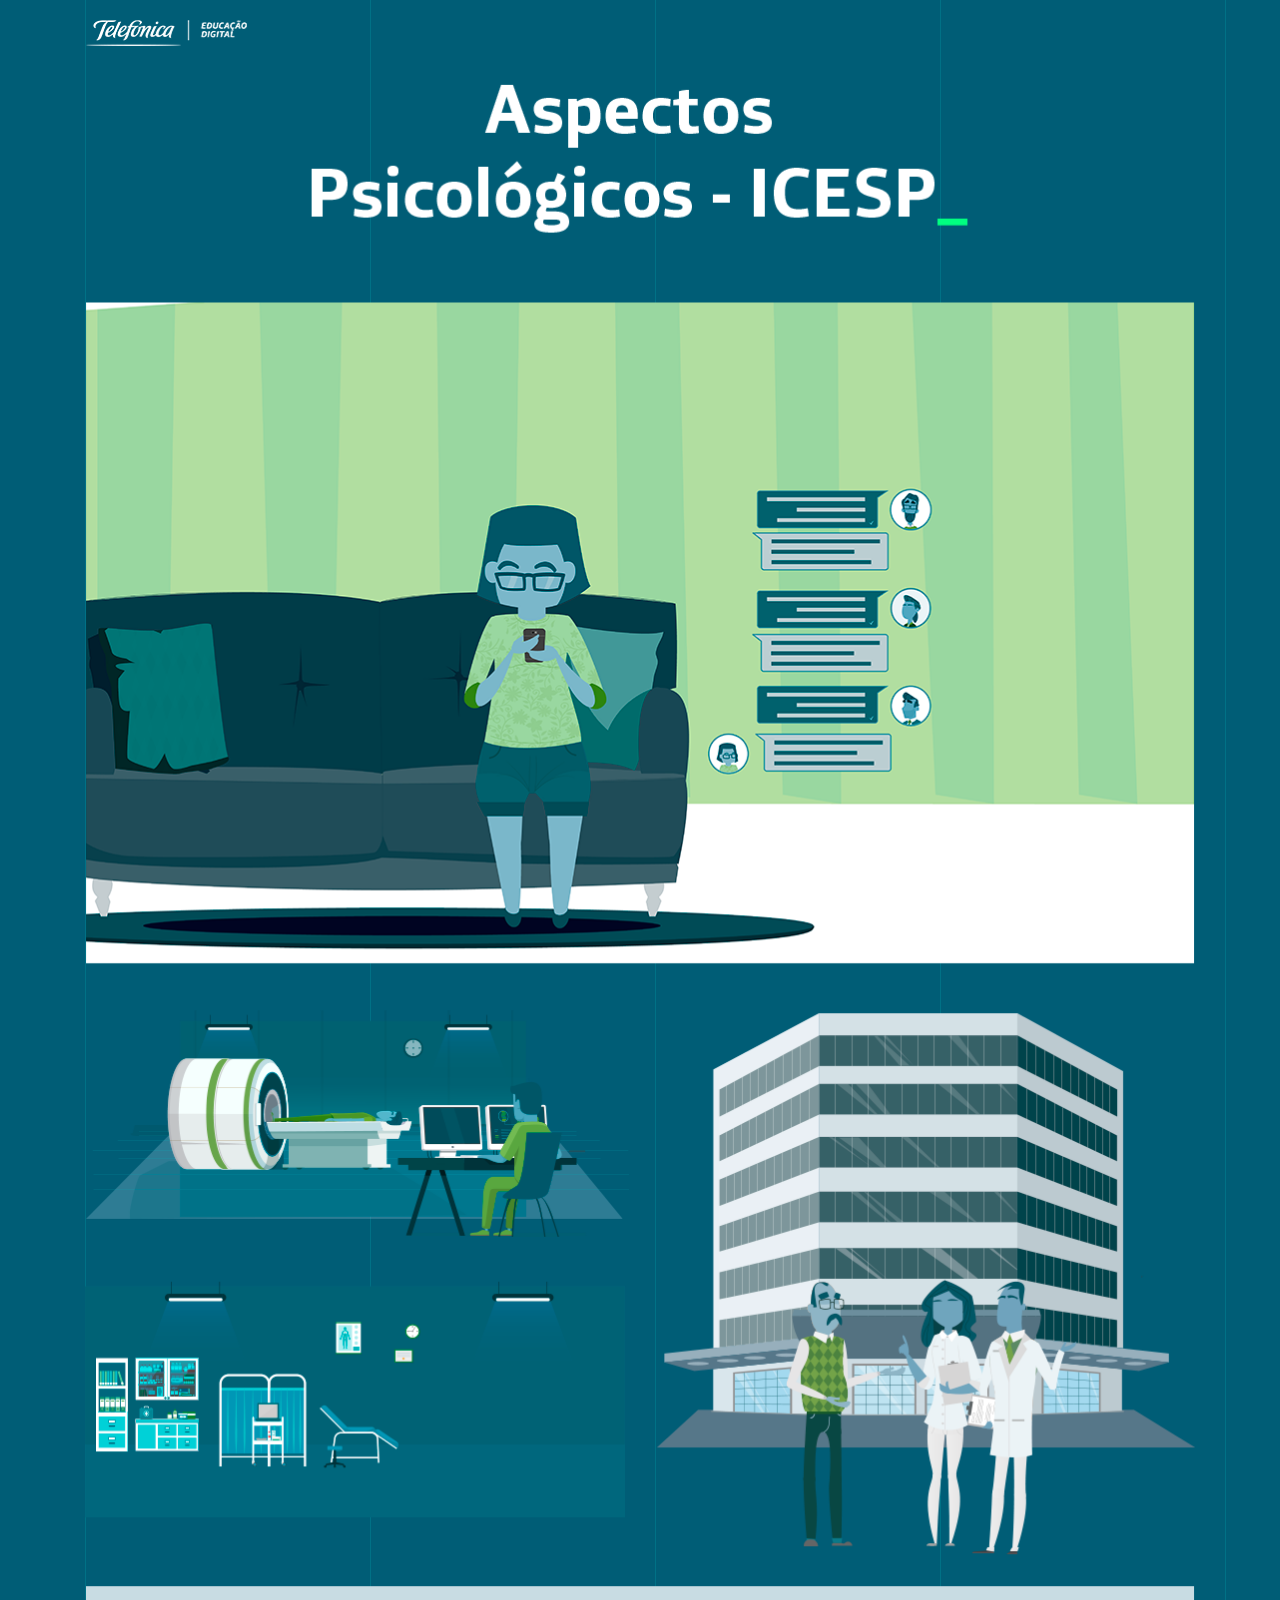
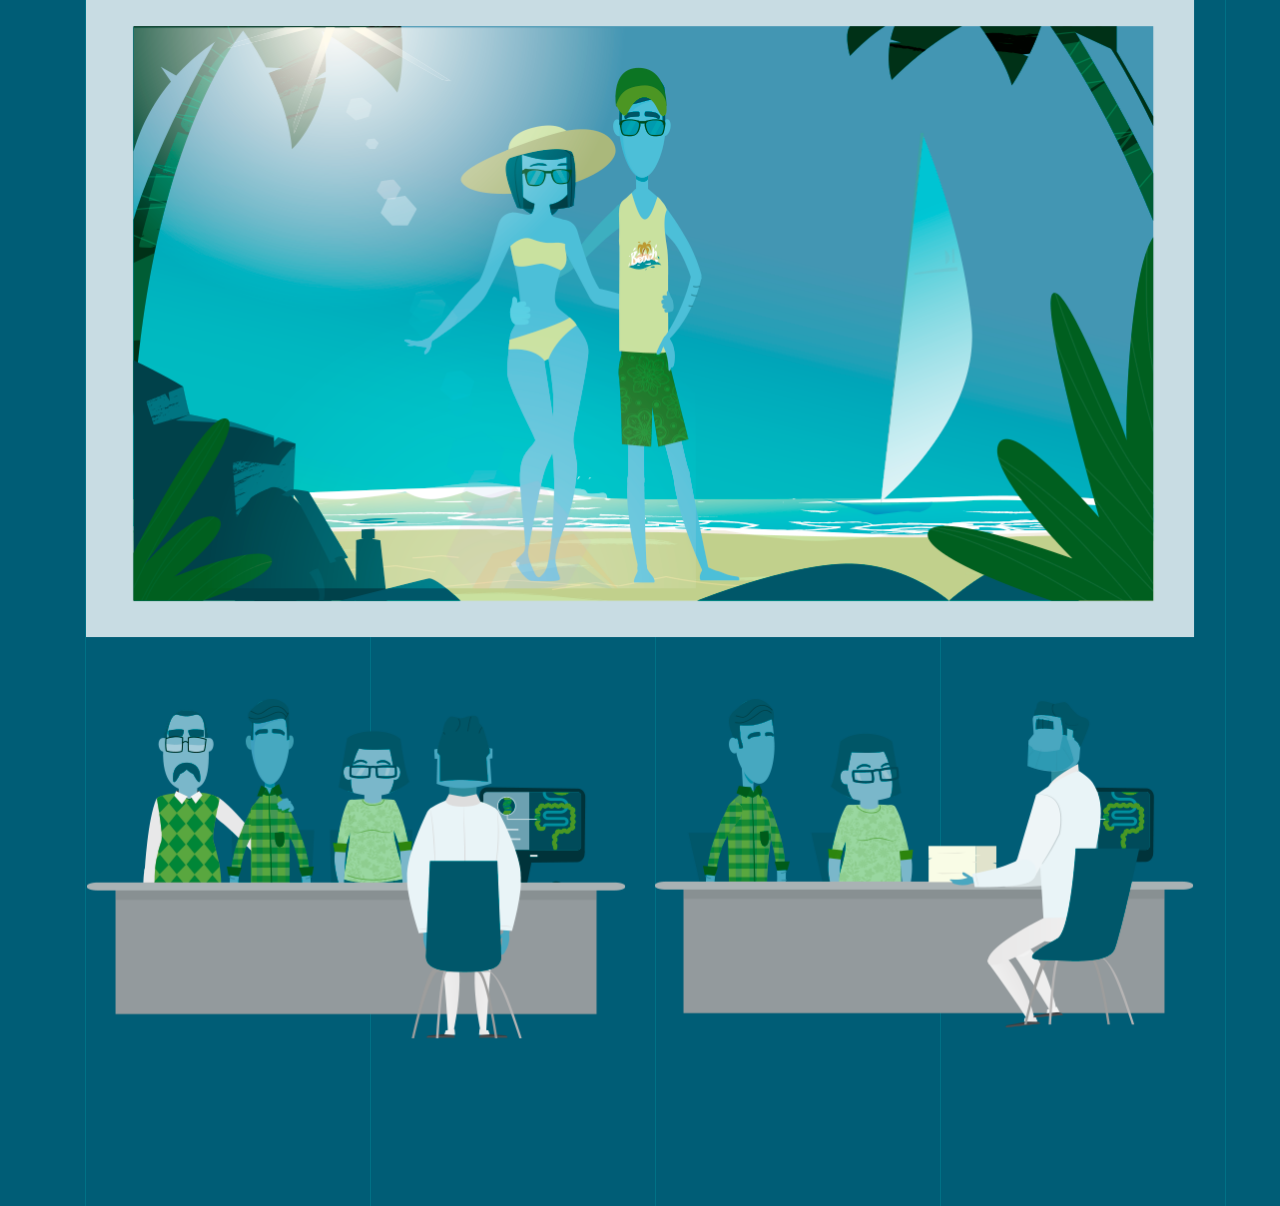
<file: pages/ilustras/ilustra1/index.html>
<!DOCTYPE html>
<html lang="pt-br">
<head>
<meta charset="utf-8">
<meta name="mobile-web-app-capable" content="yes">
<meta content='user-scalable=no, initial-scale=1, width=device-width' name='viewport'>
<title>.:: Ilustração ::.</title>
<link rel="stylesheet" href="biblioteca/css/bootstrap.min.css" type="text/css"/>
<!-- <link rel="stylesheet" href="biblioteca/css/estilos.css" type="text/css"/> -->

</head>
<body style="background: url(biblioteca/img/linhaBG_pg_interna.png) center top repeat;">
    <div class="container">
        <div class="row">
            <div class="col-md-12 text-center">
                <img class="img-fluid" src="Ilustras1.png">
            </div>
        </div>
    </div>
</body>
<script src="biblioteca/js/bootstrap.min.js"></script>
<script src="biblioteca/js/bootstrap.bundle.min.js"></script>
<noscript> Por favor, ative o JavaScript do seu navegador. </noscript>
</html>
</file>
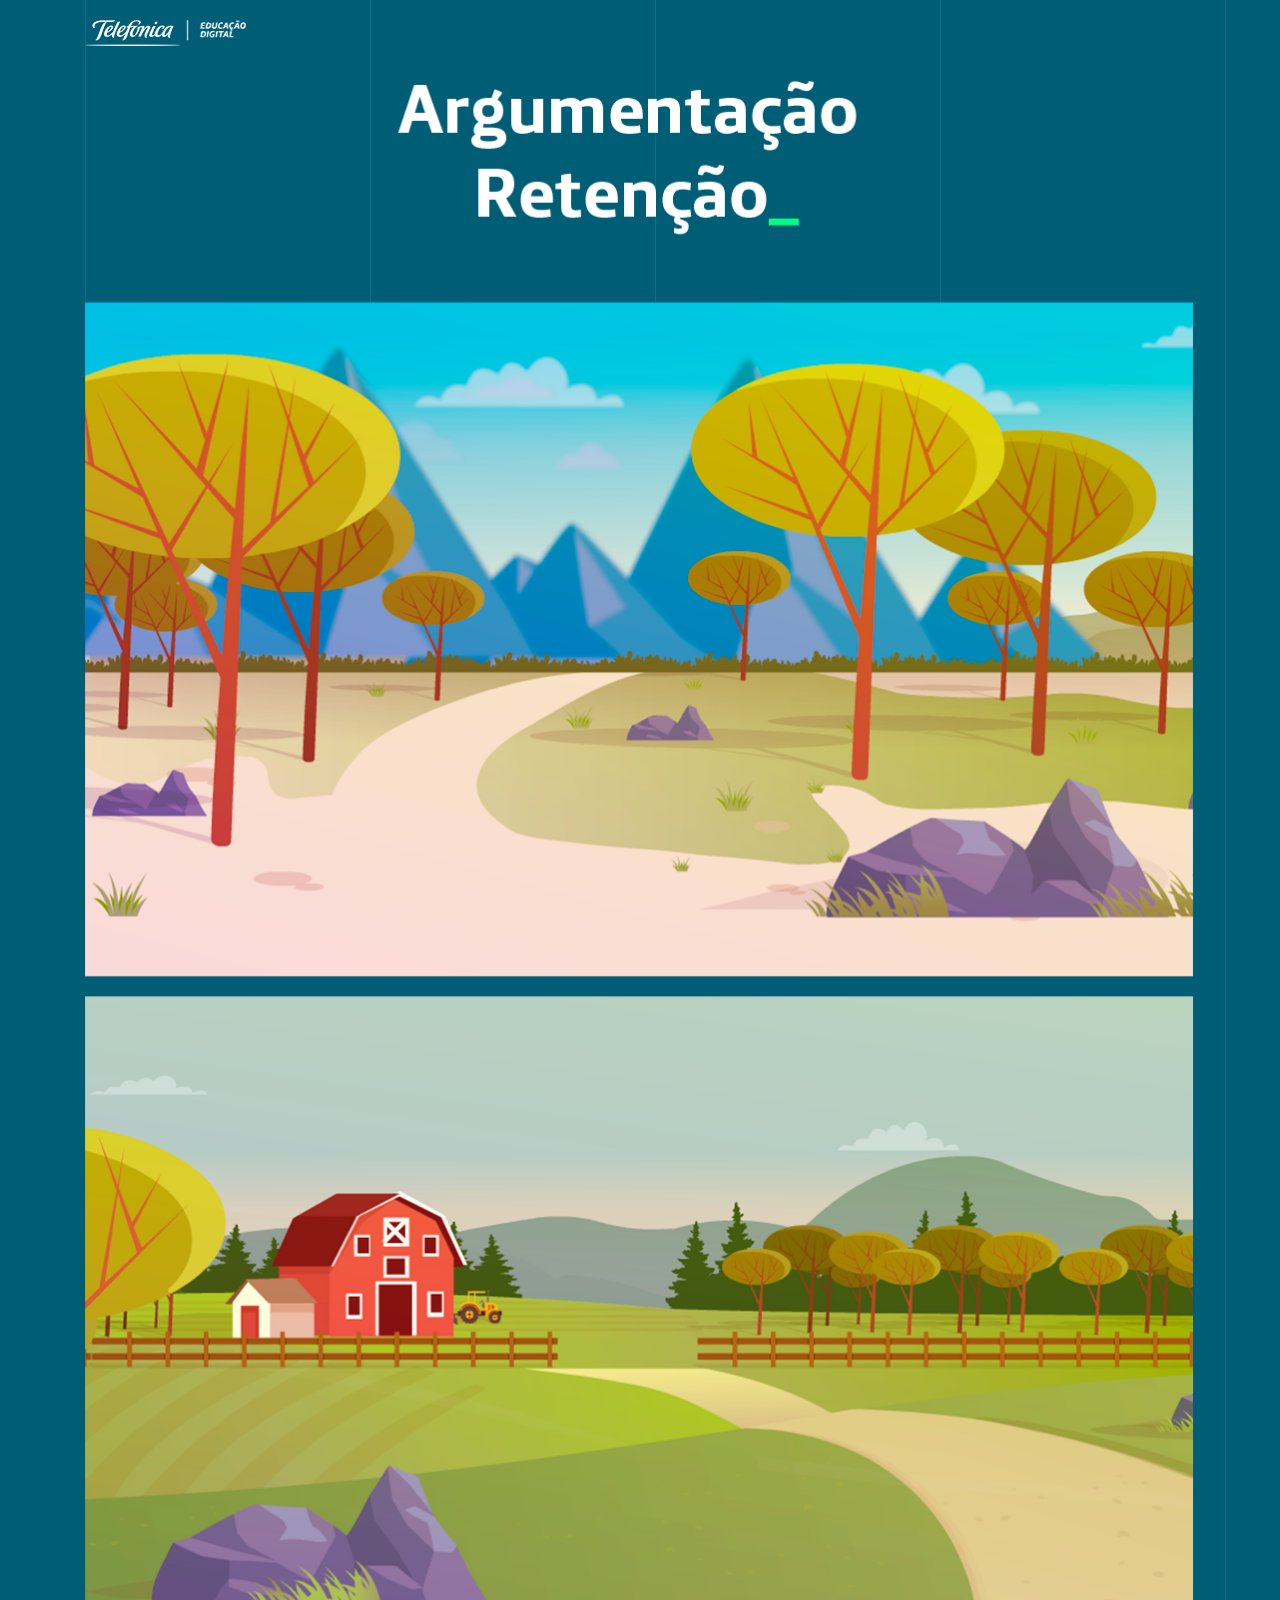
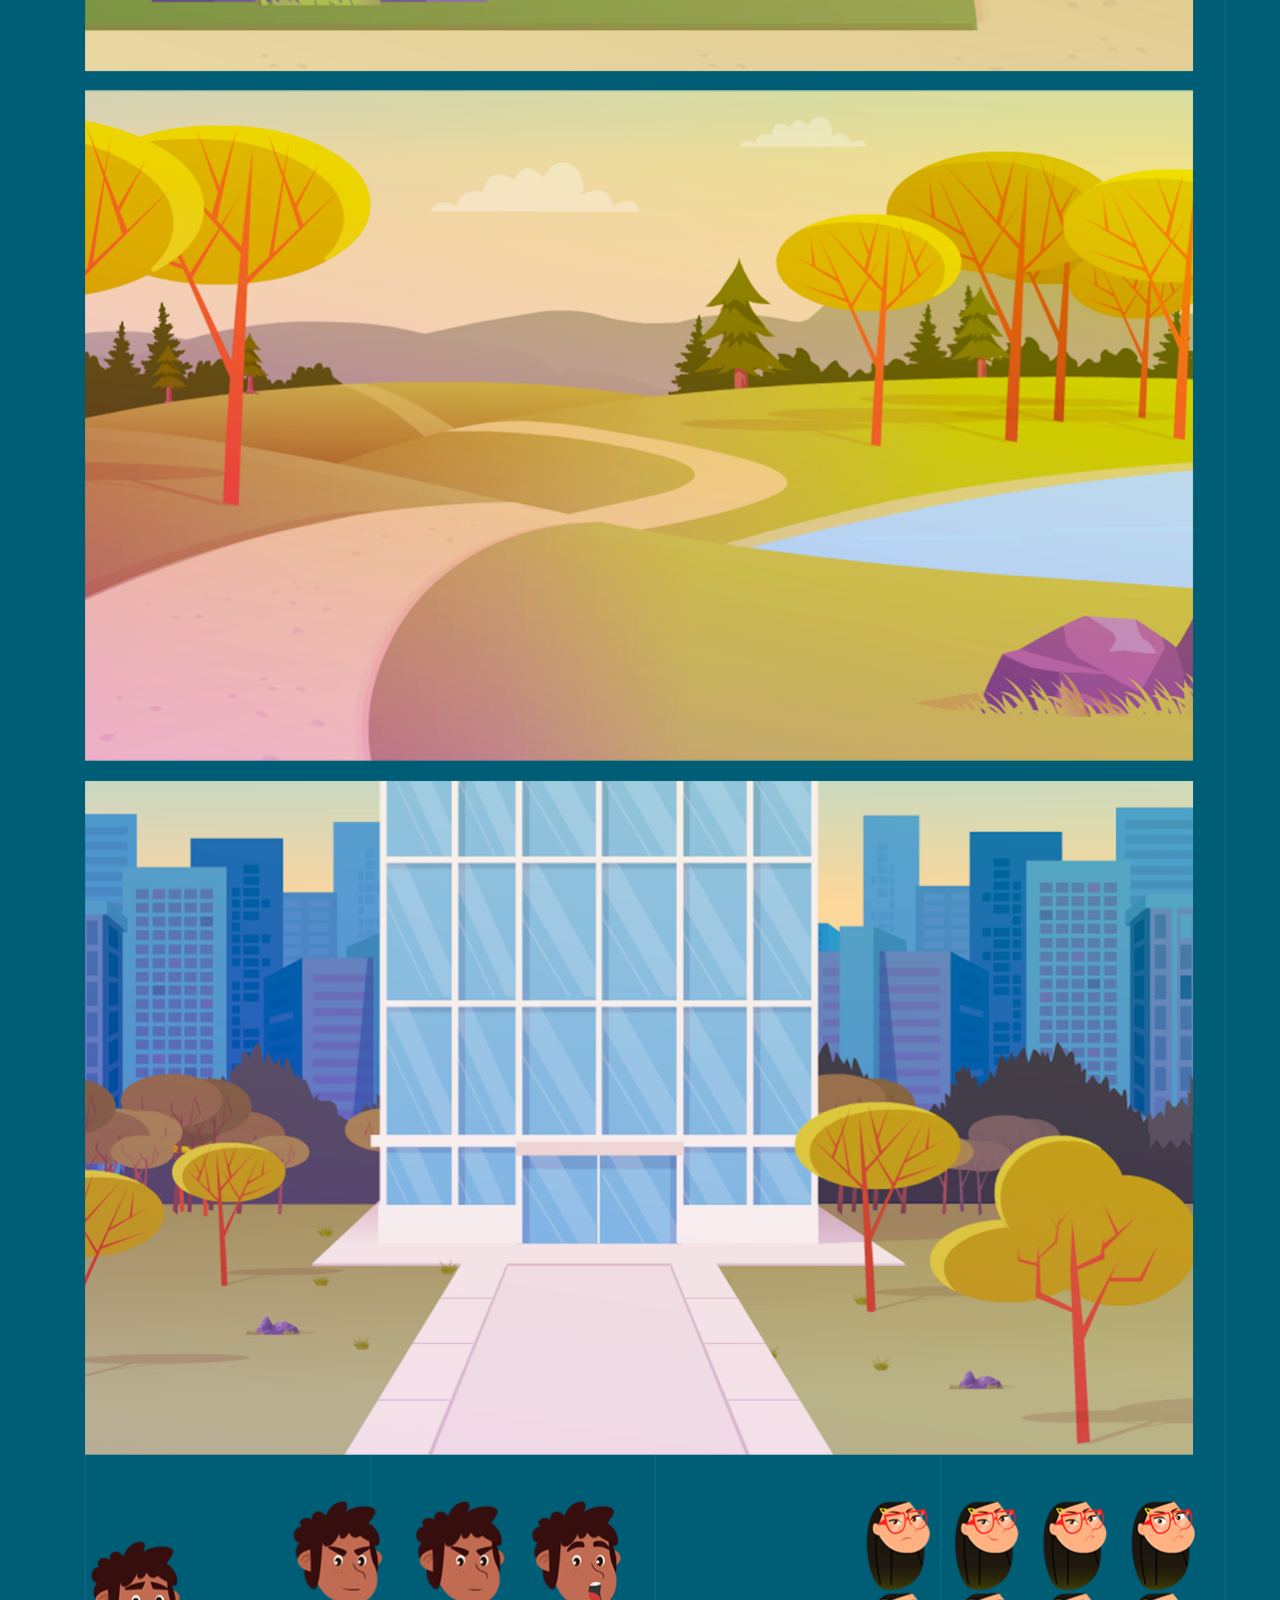
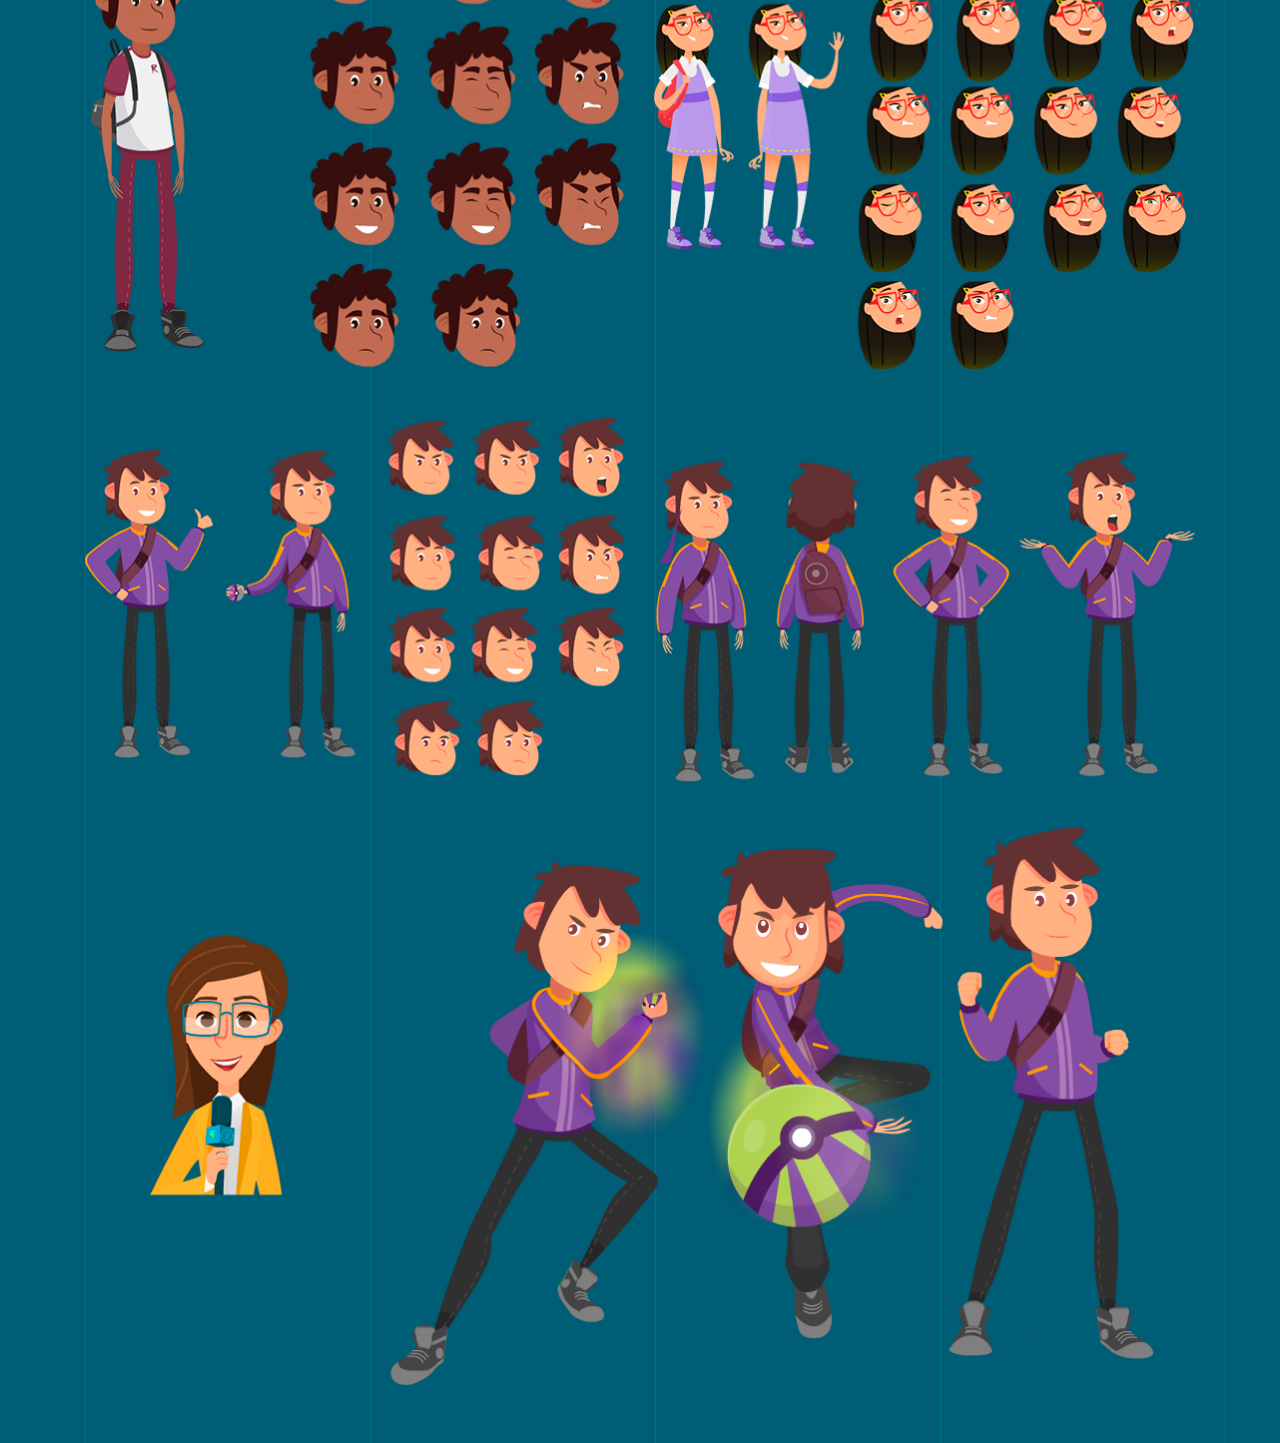
<file: pages/ilustras/ilustra2/index.html>
<!DOCTYPE html>
<html lang="pt-br">
<head>
<meta charset="utf-8">
<meta name="mobile-web-app-capable" content="yes">
<meta content='user-scalable=no, initial-scale=1, width=device-width' name='viewport'>
<title>.:: Ilustração ::.</title>
<link rel="stylesheet" href="biblioteca/css/bootstrap.min.css" type="text/css"/>
<!-- <link rel="stylesheet" href="biblioteca/css/estilos.css" type="text/css"/> -->

</head>
<body style="background: url(biblioteca/img/linhaBG_pg_interna.png) center top repeat;">
    <div class="container">
        <div class="row">
            <div class="col-md-12 text-center">
                <img class="img-fluid" src="Ilustras2.png">
            </div>
        </div>
    </div>
</body>
<script src="biblioteca/js/bootstrap.min.js"></script>
<script src="biblioteca/js/bootstrap.bundle.min.js"></script>
<noscript> Por favor, ative o JavaScript do seu navegador. </noscript>
</html>
</file>
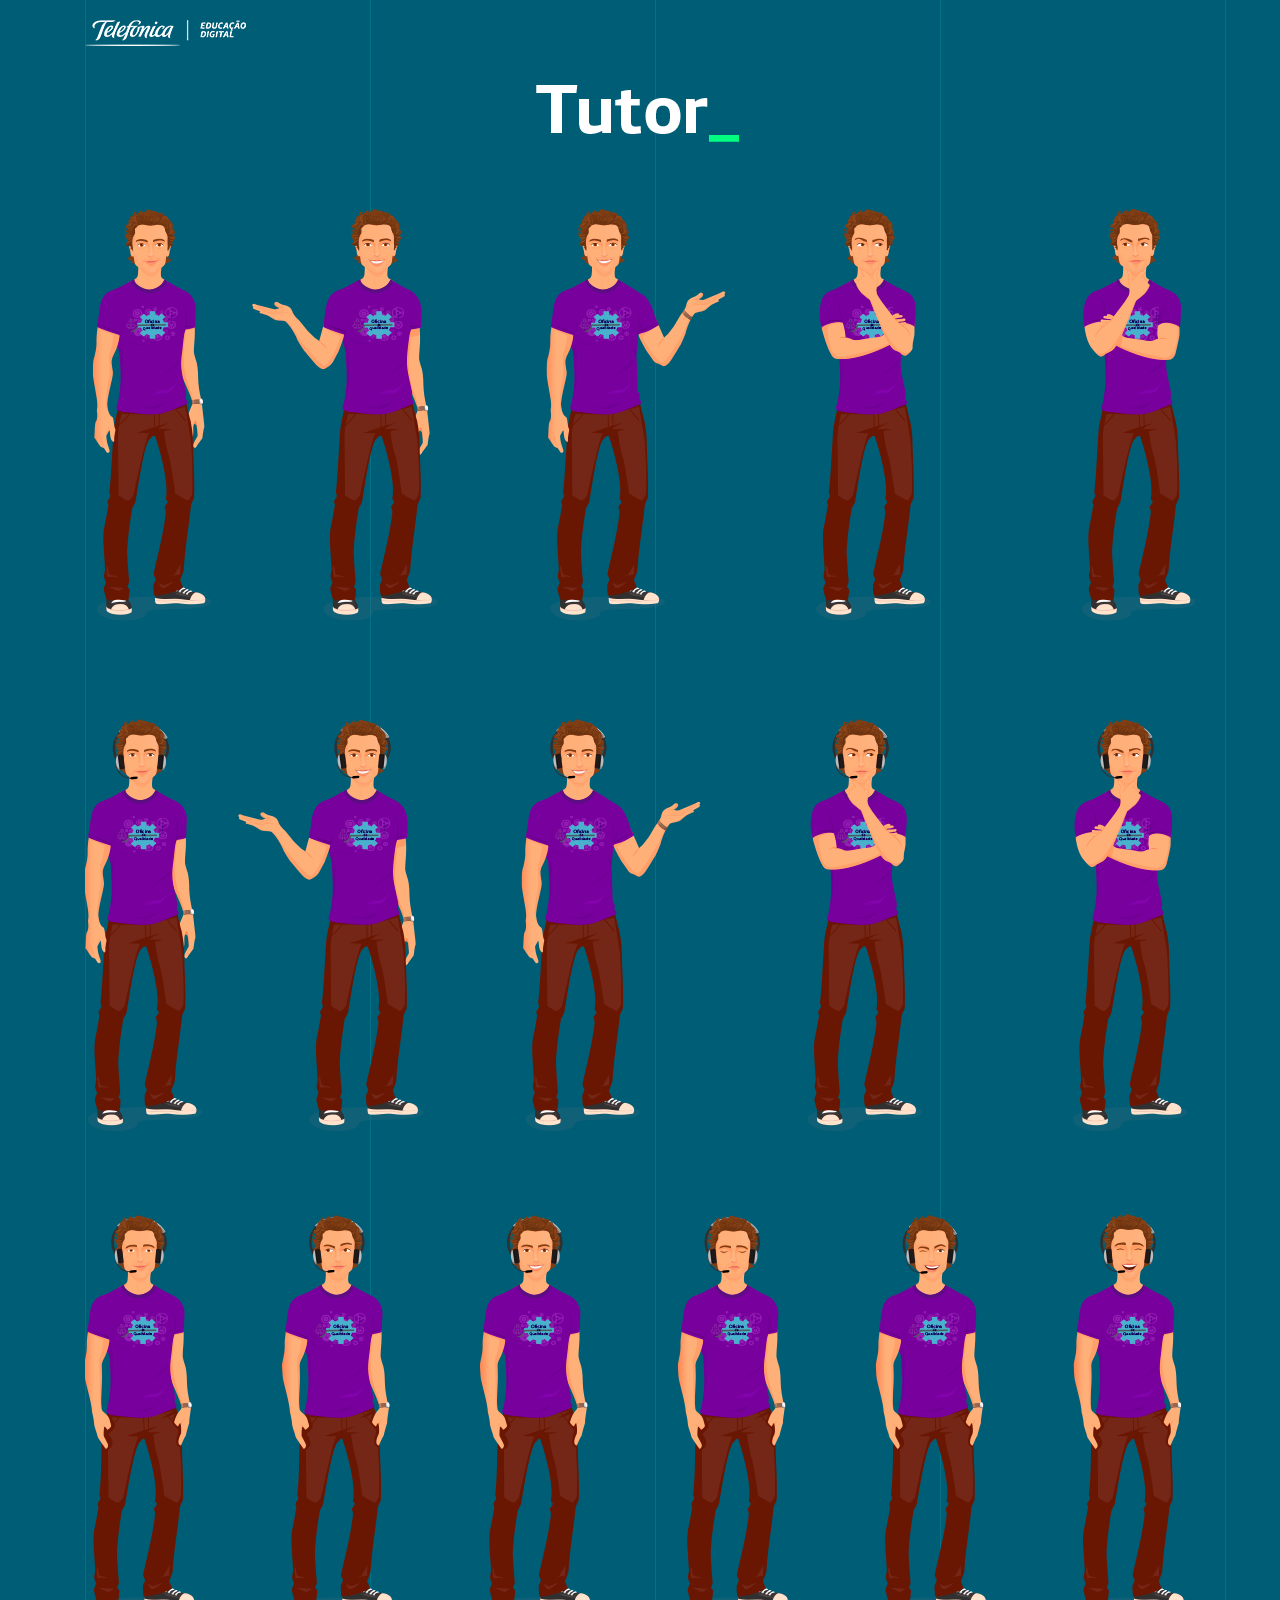
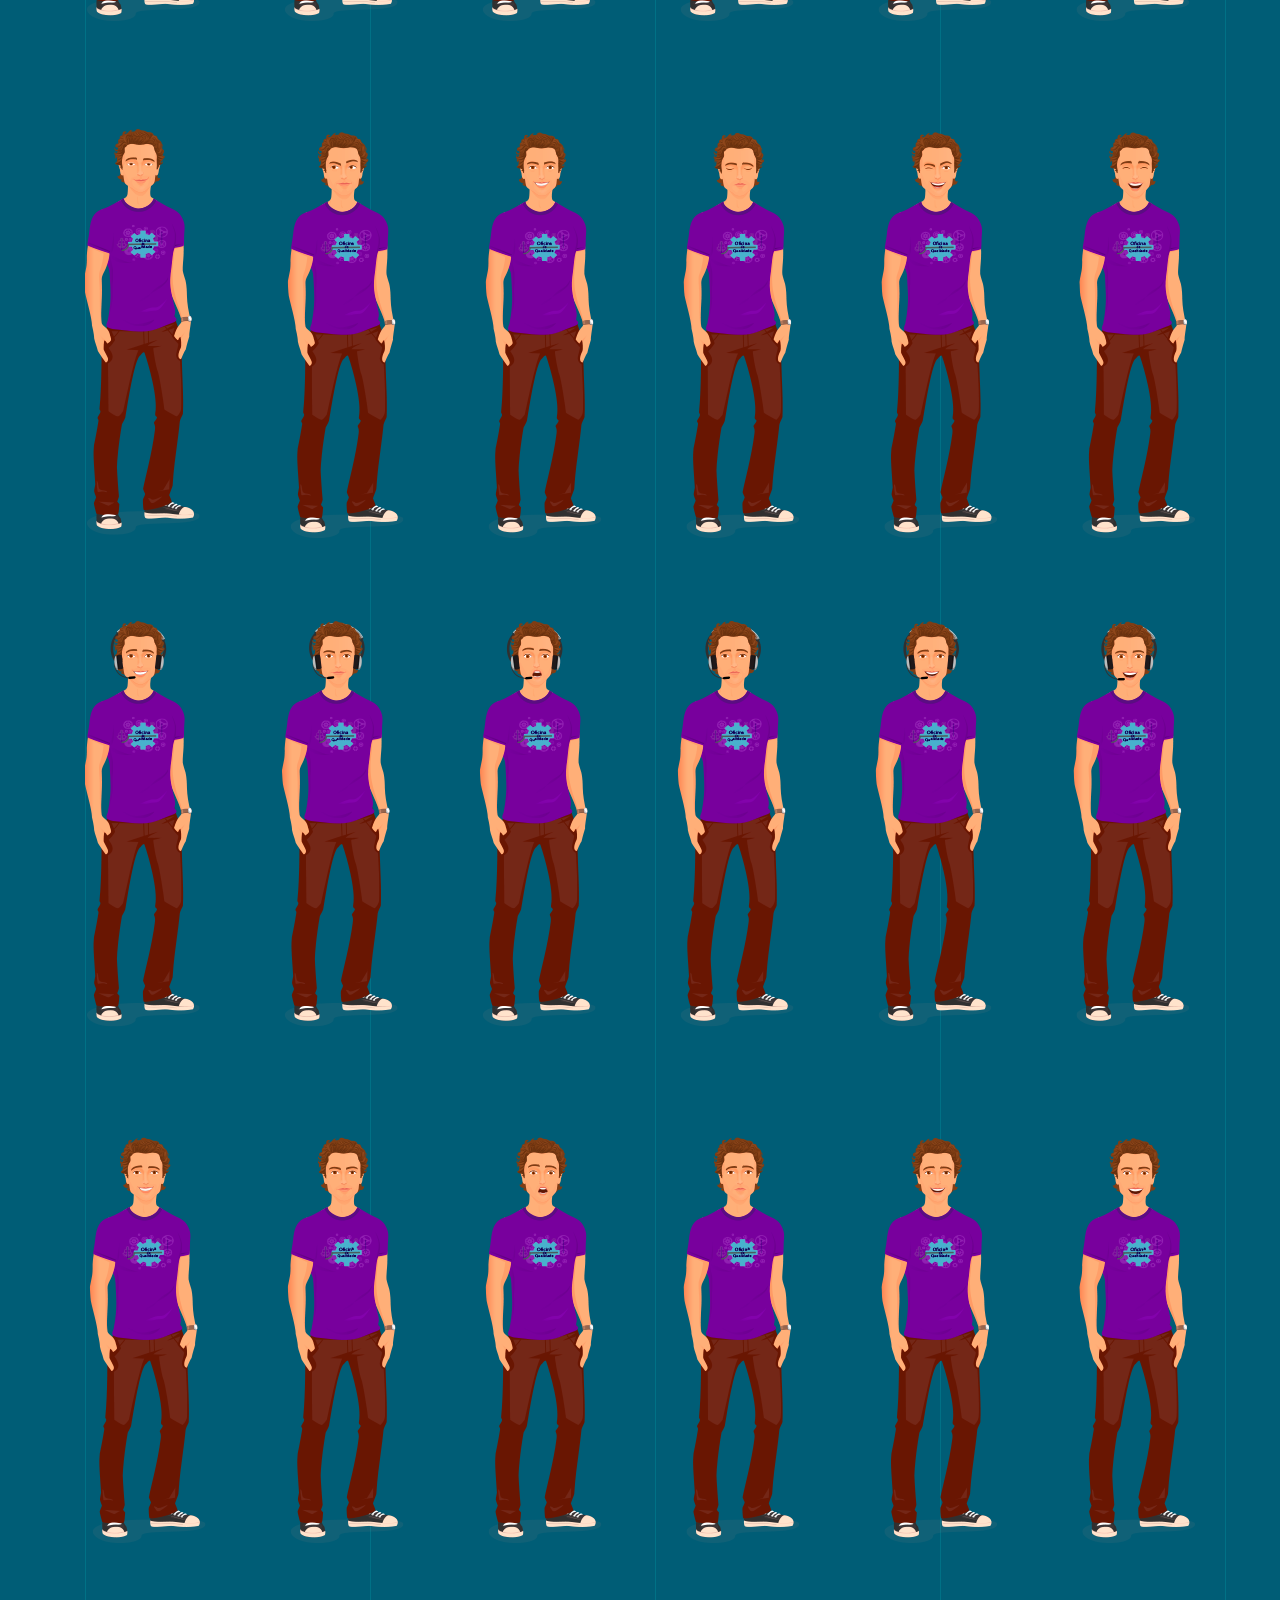
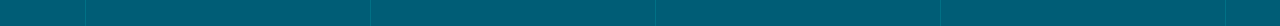
<file: pages/ilustras/ilustra3/index.html>
<!DOCTYPE html>
<html lang="pt-br">
<head>
<meta charset="utf-8">
<meta name="mobile-web-app-capable" content="yes">
<meta content='user-scalable=no, initial-scale=1, width=device-width' name='viewport'>
<title>.:: Ilustração ::.</title>
<link rel="stylesheet" href="biblioteca/css/bootstrap.min.css" type="text/css"/>
<!-- <link rel="stylesheet" href="biblioteca/css/estilos.css" type="text/css"/> -->

</head>
<body style="background: url(biblioteca/img/linhaBG_pg_interna.png) center top repeat;">
    <div class="container">
        <div class="row">
            <div class="col-md-12 text-center">
                <img class="img-fluid" src="Ilustras3.png">
            </div>
        </div>
    </div>
</body>
<script src="biblioteca/js/bootstrap.min.js"></script>
<script src="biblioteca/js/bootstrap.bundle.min.js"></script>
<noscript> Por favor, ative o JavaScript do seu navegador. </noscript>
</html>
</file>
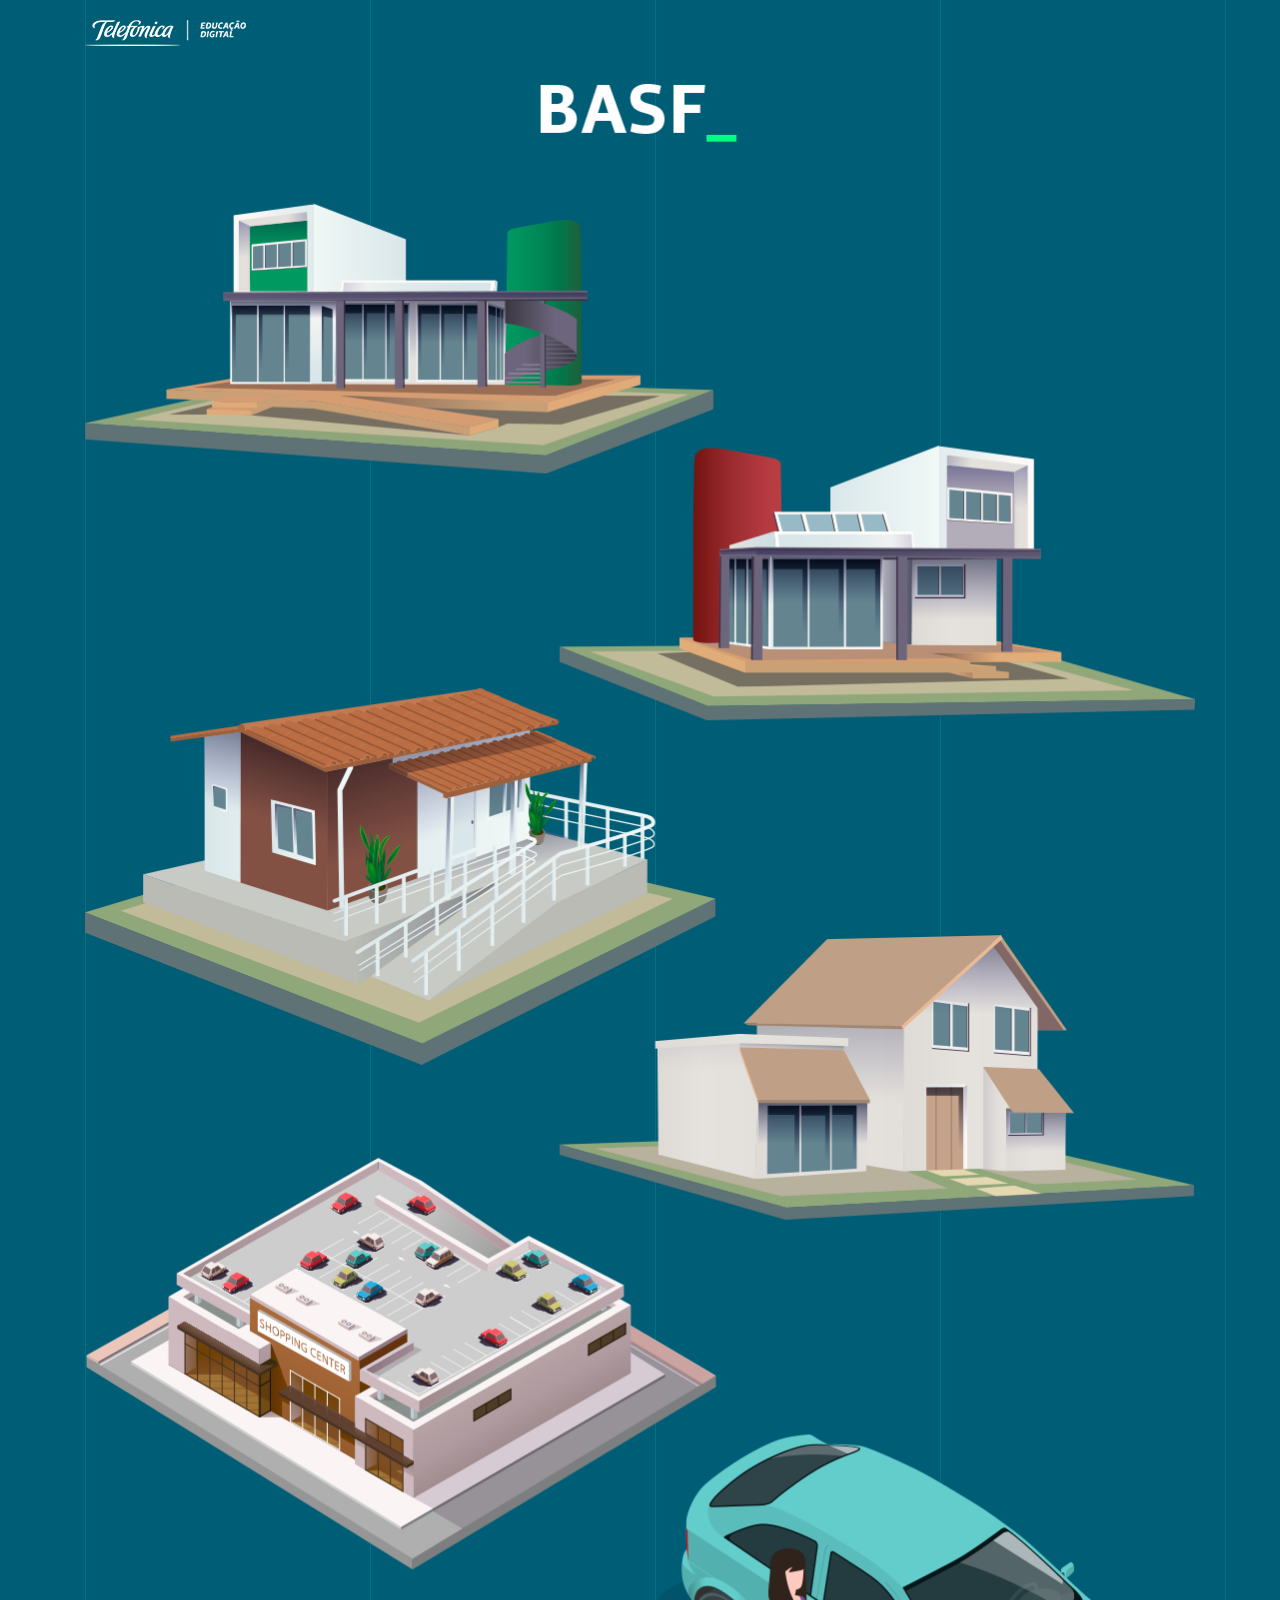
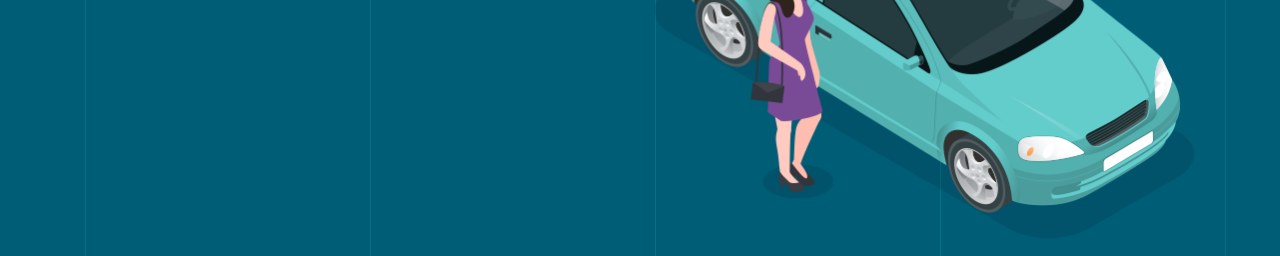
<file: pages/ilustras/ilustra4/index.html>
<!DOCTYPE html>
<html lang="pt-br">
<head>
<meta charset="utf-8">
<meta name="mobile-web-app-capable" content="yes">
<meta content='user-scalable=no, initial-scale=1, width=device-width' name='viewport'>
<title>.:: Ilustração ::.</title>
<link rel="stylesheet" href="biblioteca/css/bootstrap.min.css" type="text/css"/>
<!-- <link rel="stylesheet" href="biblioteca/css/estilos.css" type="text/css"/> -->

</head>
<body style="background: url(biblioteca/img/linhaBG_pg_interna.png) center top repeat;">
    <div class="container">
        <div class="row">
            <div class="col-md-12 text-center">
                <img class="img-fluid" src="Ilustras4.png">
            </div>
        </div>
    </div>
</body>
<script src="biblioteca/js/bootstrap.min.js"></script>
<script src="biblioteca/js/bootstrap.bundle.min.js"></script>
<noscript> Por favor, ative o JavaScript do seu navegador. </noscript>
</html>
</file>
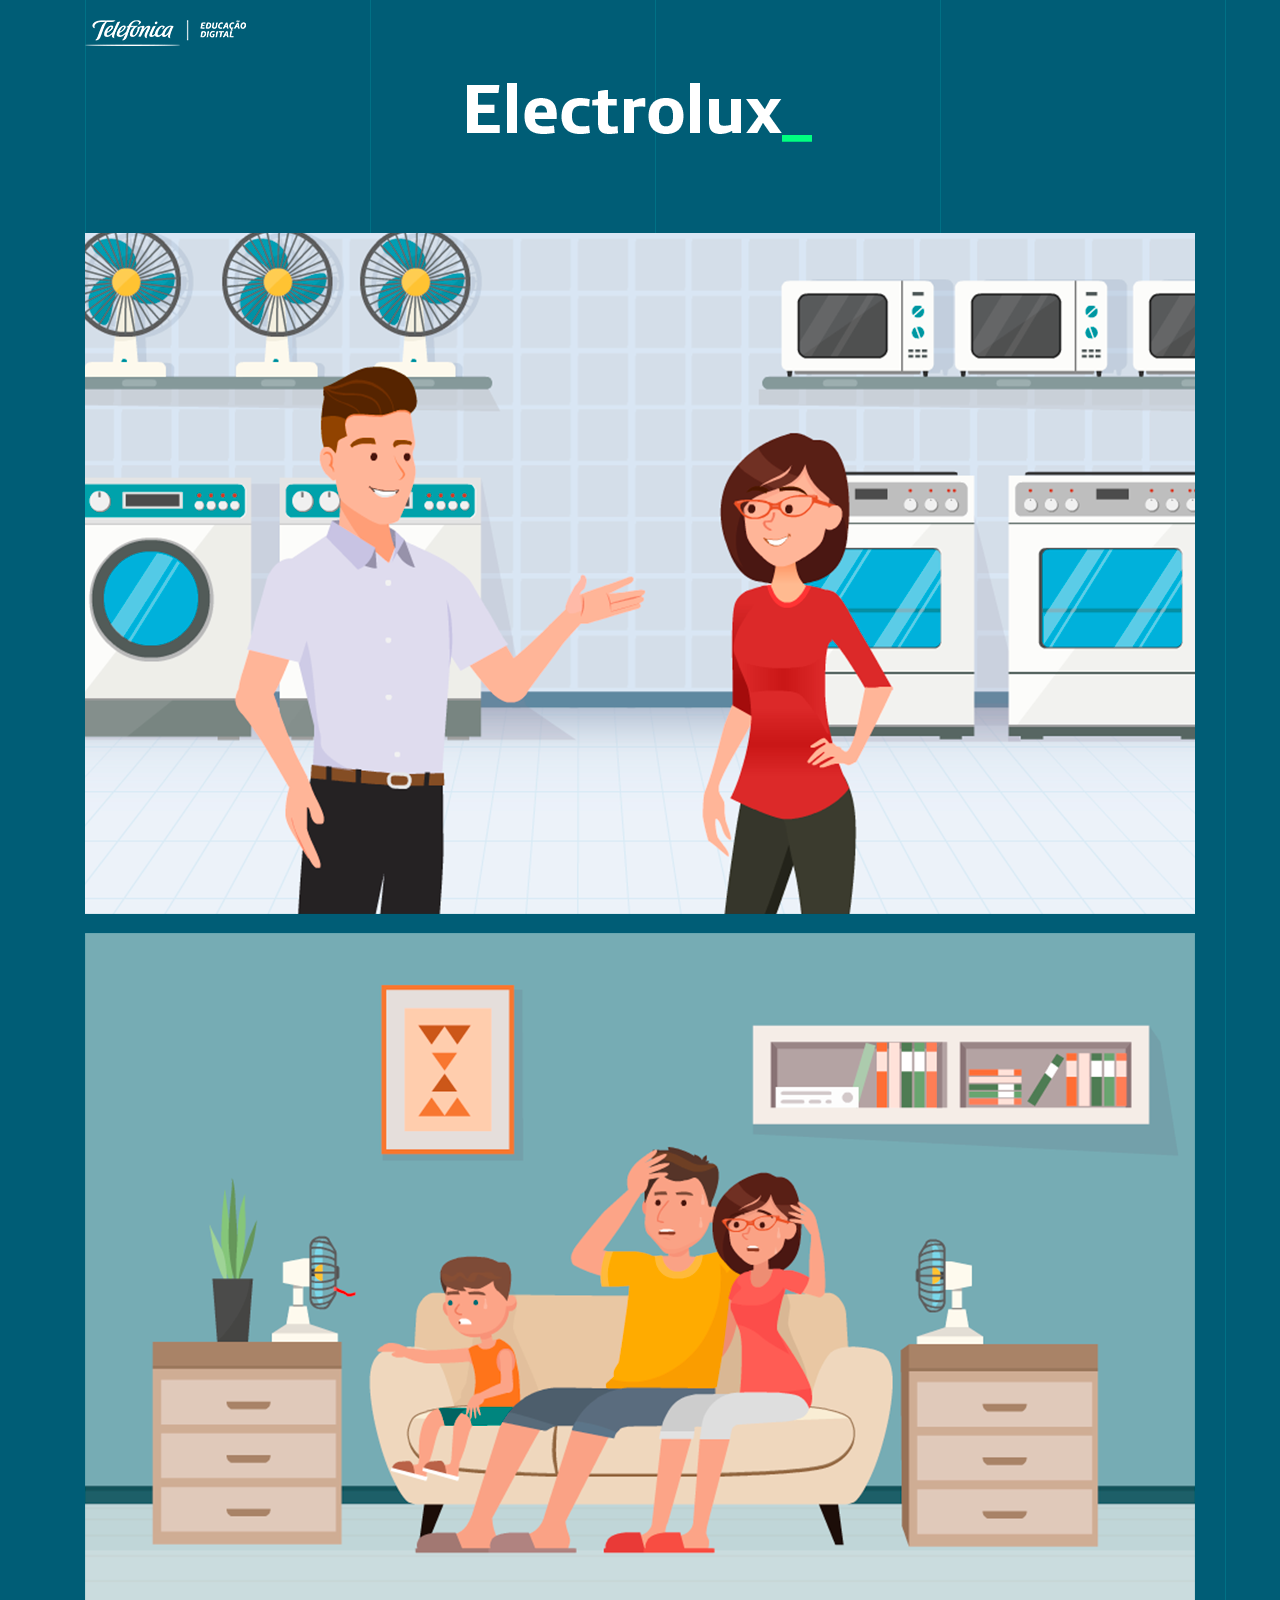
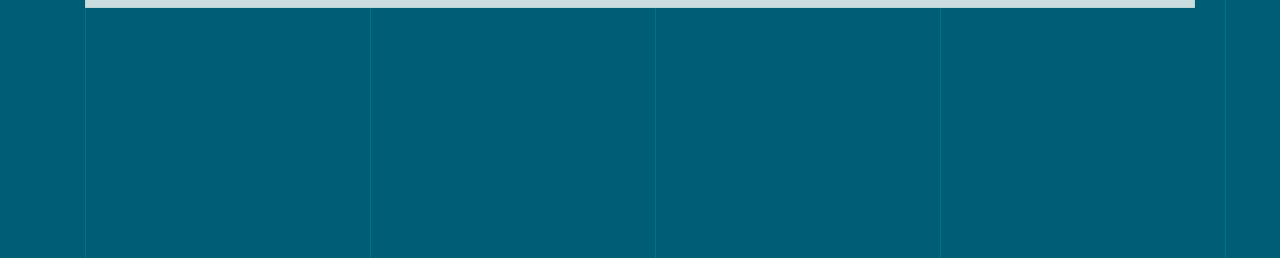
<file: pages/ilustras/ilustra5/index.html>
<!DOCTYPE html>
<html lang="pt-br">
<head>
<meta charset="utf-8">
<meta name="mobile-web-app-capable" content="yes">
<meta content='user-scalable=no, initial-scale=1, width=device-width' name='viewport'>
<title>.:: Ilustração ::.</title>
<link rel="stylesheet" href="biblioteca/css/bootstrap.min.css" type="text/css"/>
<!-- <link rel="stylesheet" href="biblioteca/css/estilos.css" type="text/css"/> -->

</head>
<body style="background: url(biblioteca/img/linhaBG_pg_interna.png) center top repeat;">
    <div class="container">
        <div class="row">
            <div class="col-md-12 text-center">
                <img class="img-fluid" src="Ilustras5.png">
            </div>
        </div>
    </div>
</body>
<script src="biblioteca/js/bootstrap.min.js"></script>
<script src="biblioteca/js/bootstrap.bundle.min.js"></script>
<noscript> Por favor, ative o JavaScript do seu navegador. </noscript>
</html>
</file>
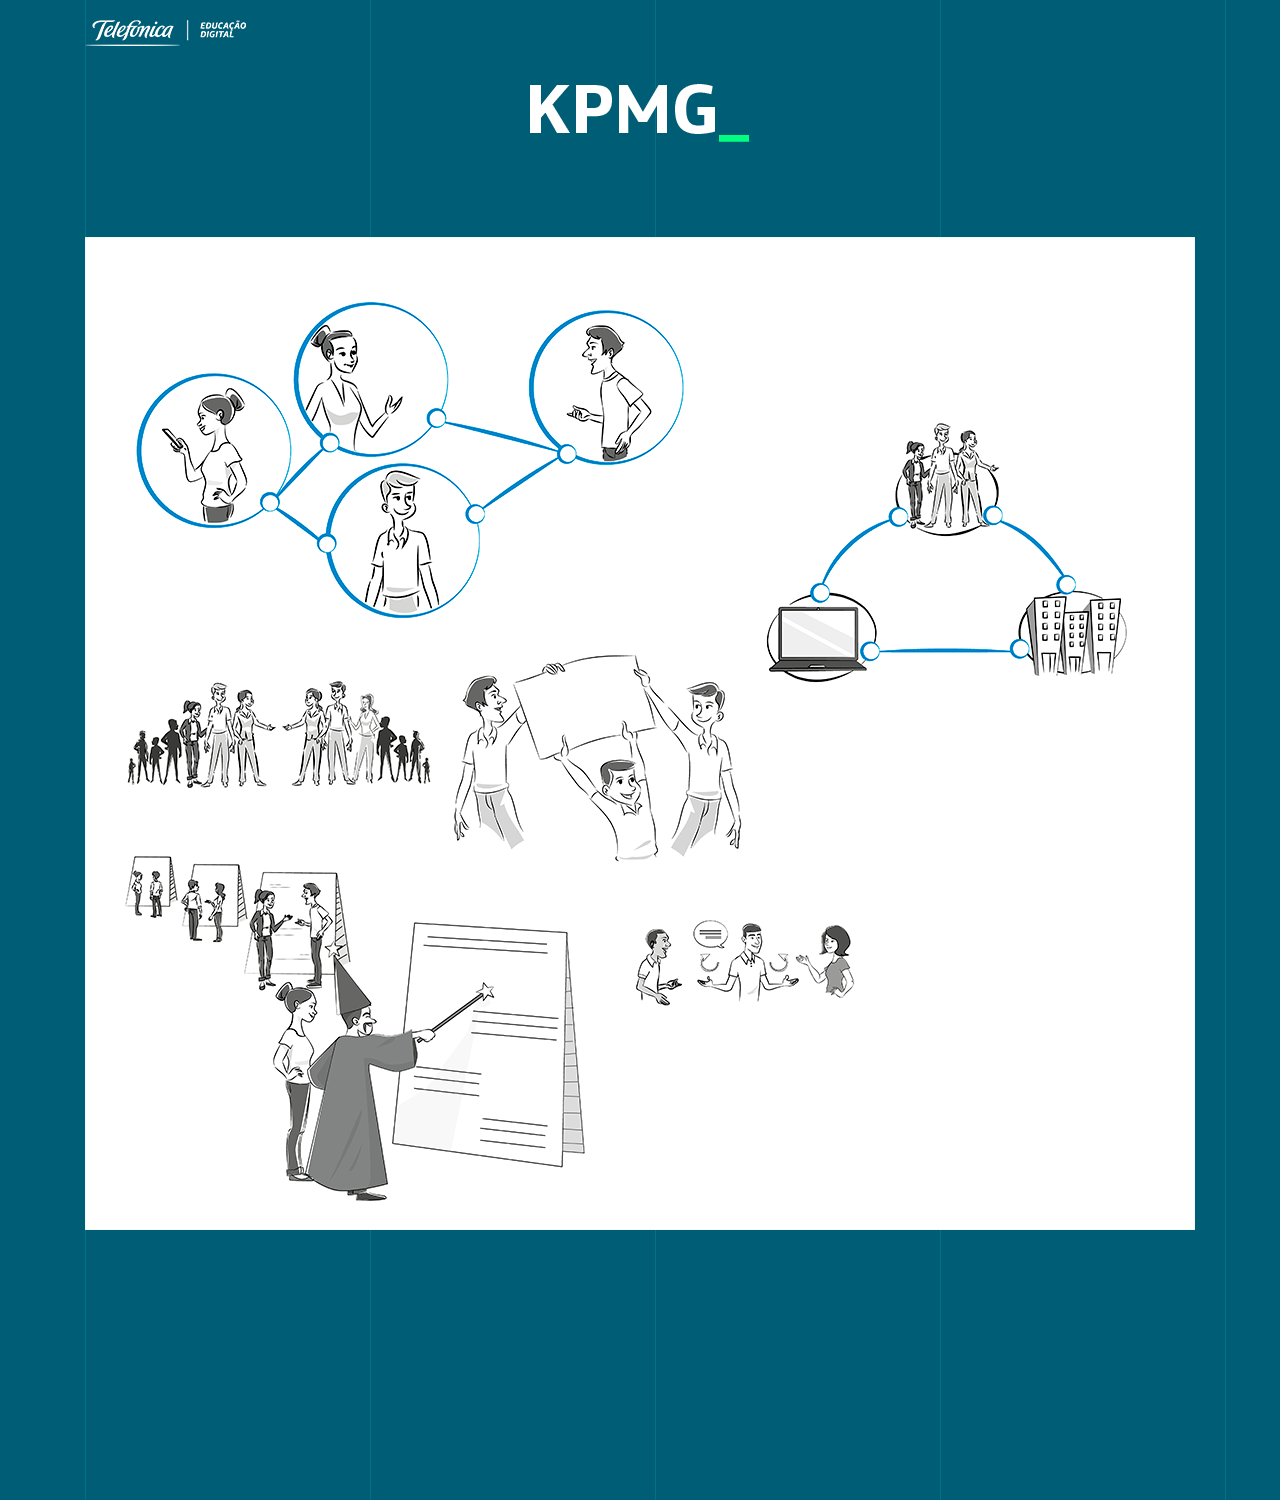
<file: pages/ilustras/ilustra6/index.html>
<!DOCTYPE html>
<html lang="pt-br">
<head>
<meta charset="utf-8">
<meta name="mobile-web-app-capable" content="yes">
<meta content='user-scalable=no, initial-scale=1, width=device-width' name='viewport'>
<title>.:: Ilustração ::.</title>
<link rel="stylesheet" href="biblioteca/css/bootstrap.min.css" type="text/css"/>
<!-- <link rel="stylesheet" href="biblioteca/css/estilos.css" type="text/css"/> -->

</head>
<body style="background: url(biblioteca/img/linhaBG_pg_interna.png) center top repeat;">
    <div class="container">
        <div class="row">
            <div class="col-md-12 text-center">
                <img class="img-fluid" src="Ilustras6.png">
            </div>
        </div>
    </div>
</body>
<script src="biblioteca/js/bootstrap.min.js"></script>
<script src="biblioteca/js/bootstrap.bundle.min.js"></script>
<noscript> Por favor, ative o JavaScript do seu navegador. </noscript>
</html>
</file>
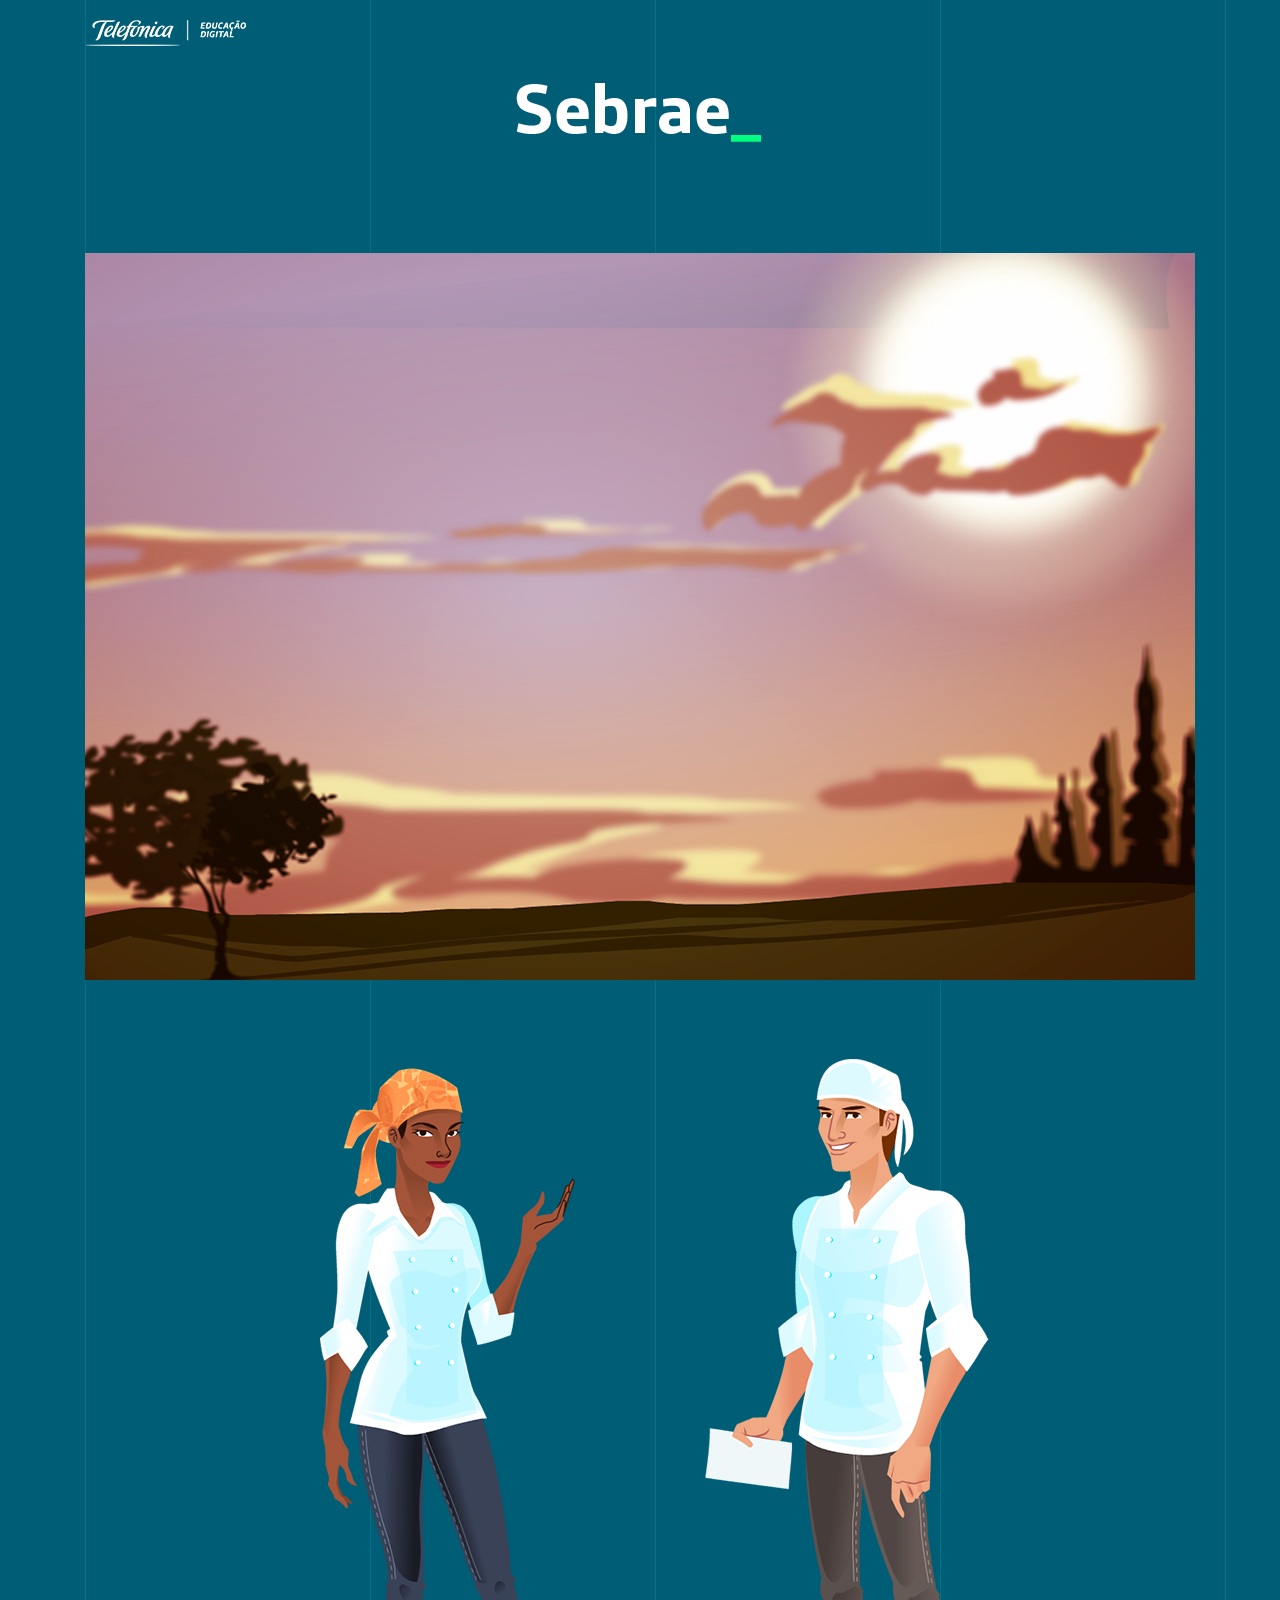
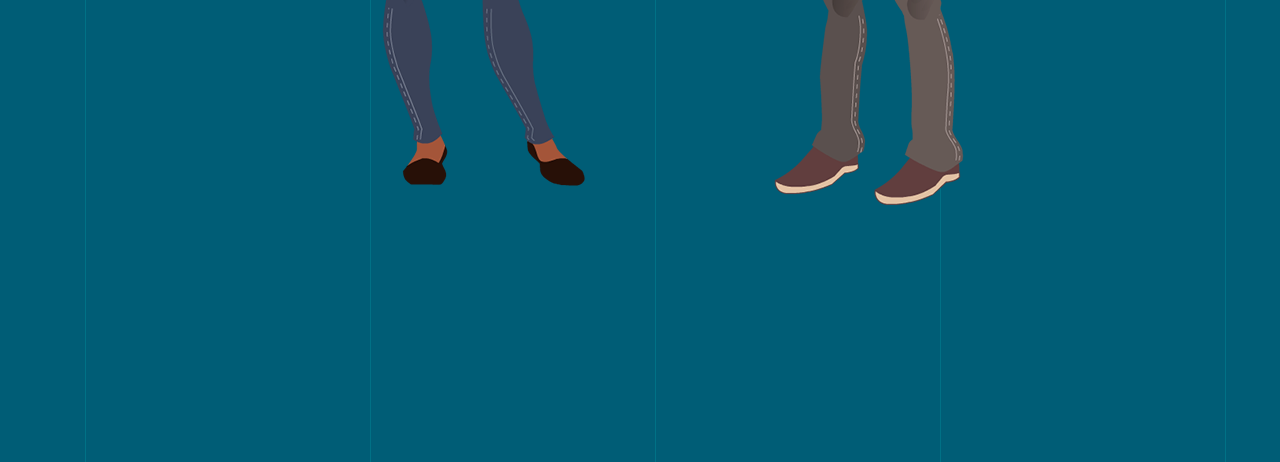
<file: pages/ilustras/ilustra7/index.html>
<!DOCTYPE html>
<html lang="pt-br">
<head>
<meta charset="utf-8">
<meta name="mobile-web-app-capable" content="yes">
<meta content='user-scalable=no, initial-scale=1, width=device-width' name='viewport'>
<title>.:: Ilustração ::.</title>
<link rel="stylesheet" href="biblioteca/css/bootstrap.min.css" type="text/css"/>
<!-- <link rel="stylesheet" href="biblioteca/css/estilos.css" type="text/css"/> -->

</head>
<body style="background: url(biblioteca/img/linhaBG_pg_interna.png) center top repeat;">
    <div class="container">
        <div class="row">
            <div class="col-md-12 text-center">
                <img class="img-fluid" src="Ilustras7.png">
            </div>
        </div>
    </div>
</body>
<script src="biblioteca/js/bootstrap.min.js"></script>
<script src="biblioteca/js/bootstrap.bundle.min.js"></script>
<noscript> Por favor, ative o JavaScript do seu navegador. </noscript>
</html>
</file>
<file: pages/ilustras/ilustra1/biblioteca/css/estilos.css>
/*html, body { width: 100%; height: 100%; margin: 0; padding: 0;}*/
/*.main { width: 1280px; margin: 0 auto; }*/

@media (min-width: 768px)  { .container {width:100%;padding-right:15px;padding-left:15px;margin-right:auto;margin-left:auto;}}
</file>
<file: pages/ilustras/ilustra2/biblioteca/css/estilos.css>
/*html, body { width: 100%; height: 100%; margin: 0; padding: 0;}*/
/*.main { width: 1280px; margin: 0 auto; }*/

@media (min-width: 768px)  { .container {width:100%;padding-right:15px;padding-left:15px;margin-right:auto;margin-left:auto;}}
</file>
<file: pages/ilustras/ilustra3/biblioteca/css/estilos.css>
/*html, body { width: 100%; height: 100%; margin: 0; padding: 0;}*/
/*.main { width: 1280px; margin: 0 auto; }*/

@media (min-width: 768px)  { .container {width:100%;padding-right:15px;padding-left:15px;margin-right:auto;margin-left:auto;}}
</file>
<file: pages/ilustras/ilustra4/biblioteca/css/estilos.css>
/*html, body { width: 100%; height: 100%; margin: 0; padding: 0;}*/
/*.main { width: 1280px; margin: 0 auto; }*/

@media (min-width: 768px)  { .container {width:100%;padding-right:15px;padding-left:15px;margin-right:auto;margin-left:auto;}}
</file>
<file: pages/ilustras/ilustra5/biblioteca/css/estilos.css>
/*html, body { width: 100%; height: 100%; margin: 0; padding: 0;}*/
/*.main { width: 1280px; margin: 0 auto; }*/

@media (min-width: 768px)  { .container {width:100%;padding-right:15px;padding-left:15px;margin-right:auto;margin-left:auto;}}
</file>
<file: pages/ilustras/ilustra6/biblioteca/css/estilos.css>
/*html, body { width: 100%; height: 100%; margin: 0; padding: 0;}*/
/*.main { width: 1280px; margin: 0 auto; }*/

@media (min-width: 768px)  { .container {width:100%;padding-right:15px;padding-left:15px;margin-right:auto;margin-left:auto;}}
</file>
<file: pages/ilustras/ilustra7/biblioteca/css/estilos.css>
/*html, body { width: 100%; height: 100%; margin: 0; padding: 0;}*/
/*.main { width: 1280px; margin: 0 auto; }*/

@media (min-width: 768px)  { .container {width:100%;padding-right:15px;padding-left:15px;margin-right:auto;margin-left:auto;}}
</file>
